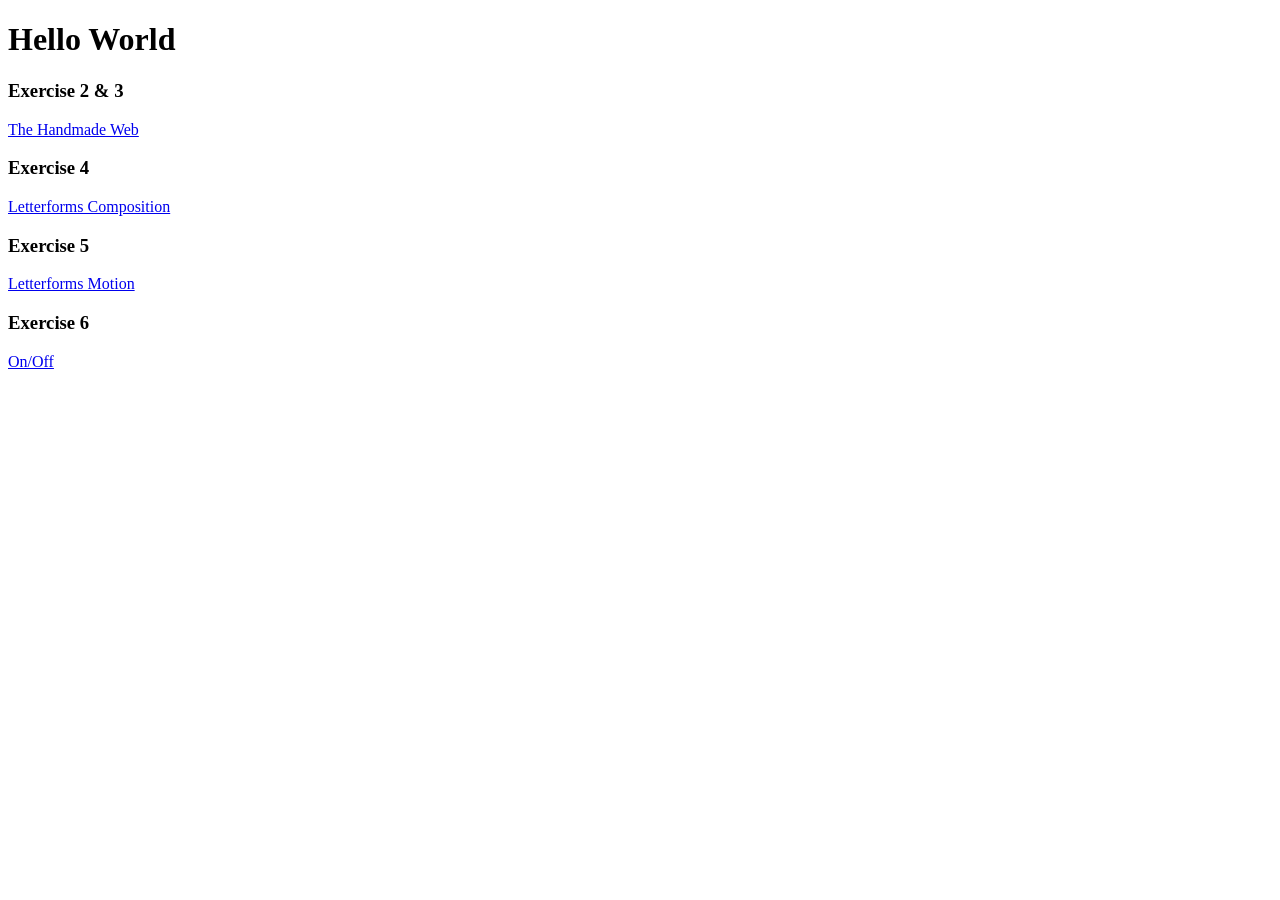
<file: index.html>
<!doctype html>
<html lang="en-US">
  <head>
    <meta charset="utf-8" />
    <meta name="viewport" content="width=device-width" />
    <title>My test page</title>
  </head>
  <body>
    <h1>Hello World</h1>
    <h3>Exercise 2 & 3</h3>
    <a href="/Project2/index.html">The Handmade Web</a>
    <h3>Exercise 4</h3>
    <a href="/Project4/index.html">Letterforms Composition</a>
    <h3>Exercise 5</h3>
    <a href="/Project5/index.html">Letterforms Motion</a>
    <h3>Exercise 6</h3>
    <a href="/Project6/index.html">On/Off</a>
  </body>
</html>
</file>
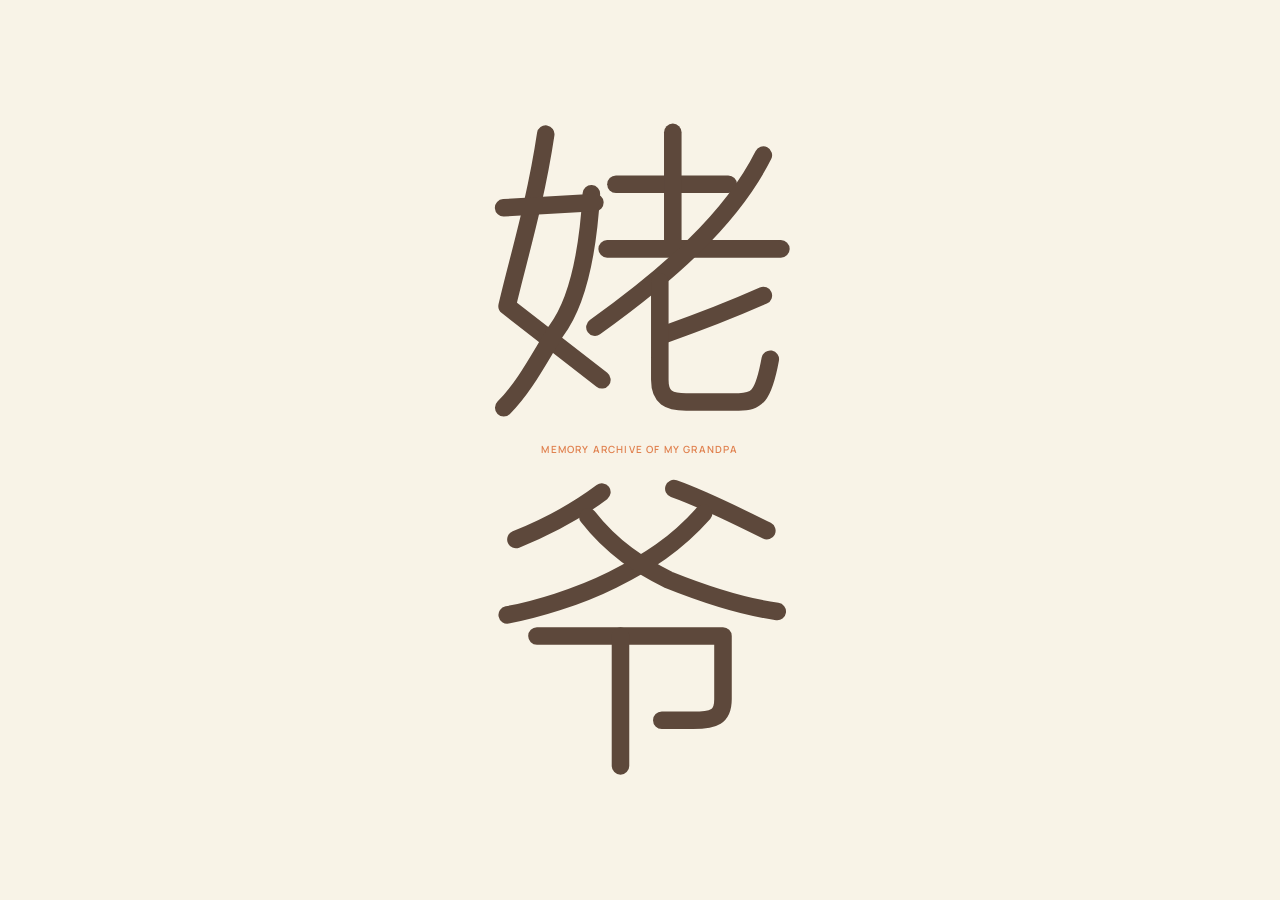
<file: Assignment1/index.html>
<!DOCTYPE html>
<html lang="en">
<head>
    <meta charset="utf-8">
    <title>姥爷 — Memory Archive of My Grandpa</title>
<!-- fonts -->
    <link rel="preconnect" href="https://fonts.googleapis.com">
    <link href="https://fonts.googleapis.com/css2?family=Manrope:wght@400;500;600&family=Newsreader:wght@400;500&family=Noto+Sans+SC:wght@300;400&display=swap" rel="stylesheet">
    <link rel="stylesheet" href="style.css">
</head>

<body>
<!-- landing page -->
<main id="home">
  <!-- flash photo -->
  <div id="bg"></div>
  <div class="center">
    <svg id="name" viewBox="0 0 100 200" aria-label="姥爷 — grandpa">
      <!-- 女 · 撇点 -->
      <g class="s" data-id="s01"><path d="M23 10C20 30 15 46 12 59L39 80"/></g>
      <!-- 女 · 撇 -->
      <g class="s" data-id="s02"><path d="M36 27C35 44 32 58 26 66C21 74 17 82 11 88"/></g>
      <!-- 女 · 横 -->
      <g class="s" data-id="s03"><path d="M11 31L37 29.5"/></g>
      <!-- 老 · 横 -->
      <g class="s" data-id="s04"><path d="M43 24.3L75 24.3"/></g>
      <!-- 老 · 竖 -->
      <g class="s" data-id="s05"><path d="M59.2 9.5L59.2 42"/></g>
      <!-- 老 · 横 -->
      <g class="s" data-id="s06"><path d="M40.5 42.7L90 42.7"/></g>
      <!-- 老 · long diagonal 撇: FIRST LINKED STROKE (opens the park walk) -->
      <g class="s" data-id="s07" data-page="walk" data-bg="p2"><path d="M85 16C76 34 58 50 37 65"/></g>
      <!-- 匕 · 撇 -->
      <g class="s" data-id="s08"><path d="M85 56C76 60 67 63.5 57 67"/></g>
      <!-- 匕 · 竖弯钩 -->
      <g class="s" data-id="s09"><path d="M55.5 52L55.5 80C55.5 85 58 86.3 63 86.3L78 86.3C83 86.3 85 85 87 74"/></g>
      <!-- 爷 (6 strokes) -->
      <!-- 父 · 撇 -->
      <g class="s" data-id="s10"><path d="M39 112C31 118 22 122.5 14.5 125.5"/></g>
      <!-- 父 · 点 -->
      <g class="s" data-id="s11"><path d="M59.5 111C68 114 78 119 86 123"/></g>
      <!-- 父 · 长撇 -->
      <g class="s" data-id="s12"><path d="M68 118C60 127 52 132 42 137C32 142 20 145.5 12 147"/></g>
      <!-- 父 · 捺 -->
      <g class="s" data-id="s13"><path d="M35 119C42 128 50 133 58 137C68 141 78 144.5 89 146"/></g>
      <!-- 卩 · 横折钩 -->
      <g class="s" data-id="s14"><path d="M20.5 153L73.5 153L73.5 171C73.5 176 71 177 65 177L56 177"/></g>
      <!-- 卩 · 竖 -->
      <g class="s" data-id="s15"><path d="M44.3 153L44.3 190"/></g>
    </svg>
    <button id="label" aria-expanded="false">MEMORY ARCHIVE OF MY GRANDPA</button>
  </div>

  <!-- hidden intro text -->
  <aside id="about">
    <h1>A constellation of memories</h1>
    <p>My grandpa passed away this summer. This archive shares the fragments that remain with me even if he is no longer here.</p>
    <p>Click on each stroke to open photographs, videos, objects, audio, and words.</p>
    <button id="remember">CLICK TO REMEMBER</button>
  </aside>
</main>

 <!-- STROKE 01: PARK WALK -->
<section id="walk" aria-label="Stroke 01 — Park walk">
  <div class="track" id="track">
    <svg viewBox="0 0 1000 1810" preserveAspectRatio="none" aria-hidden="true">
      <defs>
        <linearGradient id="tailFade" gradientUnits="userSpaceOnUse" x1="0" y1="1770" x2="0" y2="1650">
          <stop offset="0" style="stop-color:var(--orange);stop-opacity:0"/>
          <stop offset="1" style="stop-color:var(--orange);stop-opacity:1"/>
        </linearGradient>
        <radialGradient id="glowGrad">
          <stop offset="0" style="stop-color:var(--orange);stop-opacity:.6"/>
          <stop offset="1" style="stop-color:var(--orange);stop-opacity:0"/>
        </radialGradient>
      </defs>
      <path id="trail" pathLength="1"
        d="M80 1770 C143.5 1657.6 191.3 1547.1 194 1446.5 C195 1370 430 1080 430 1000 C430 920 370 830 370 750 C370 670 500 600 500 510 C500 440 480 390 480 310"/>
      <g id="tip"><circle r="75" fill="url(#glowGrad)"/></g>
    </svg>

    <!-- photos -->
    <div class="note walk-title" style="left:28%;top:81.5%">
      <div class="wt-zh">公园</div>
      <div class="wt-label">A WALK IN THE PARK</div>
      <div class="wt-zh">散步</div>
    </div> 
    <figure class="ph echo" style="left:64%;top:59.7%;width:17%"><img src="images/park-4.jpg"></figure>
    <figure class="ph" style="left:34%;top:63.5%;width:34%"><img src="images/park-1.jpg"></figure>
    <figure class="ph" style="left:15%;top:46.4%;width:20%"><img src="images/park-2.jpg"></figure>
    <div class="note" style="left:46%;top:47%">
      <p class="q">Every step you took, I took three.</p>
      <div class="d">AUGUST 18, 2025</div>
    </div>
    <figure class="ph echo" style="left:20%;top:28.2%;width:17%"><img src="images/park-4.jpg"></figure>
    <figure class="ph" style="left:52%;top:29.3%;width:22%"><img src="images/park-3.jpg"></figure>
    <figure class="ph" style="left:33%;top:9.4%;width:26%"><img src="images/park-4.jpg"></figure>
  </div>
</section>

<div class="hint" id="hint">SCROLL UP ↑</div>

<!-- navigation back -->
<div class="edge">
  <button class="nav" id="back" aria-label="Back to main page">
    <svg viewBox="0 0 28 58">
        <text x="1" y="25" font-size="26" fill="currentColor">姥</text>
        <text x="1" y="54" font-size="26" fill="currentColor">爷</text>
    </svg>
  </button>
</div>

<button class="float" id="fback" aria-label="Back to main page">
  <svg viewBox="0 0 24 24" fill="none" stroke="currentColor" stroke-width="2" stroke-linecap="round" stroke-linejoin="round">
    <path d="M19 12H5M11 6l-6 6 6 6"/></svg>
</button>

<div id="toast" role="status"></div>

<script src="script.js"></script>
</body>
</html>
</file>
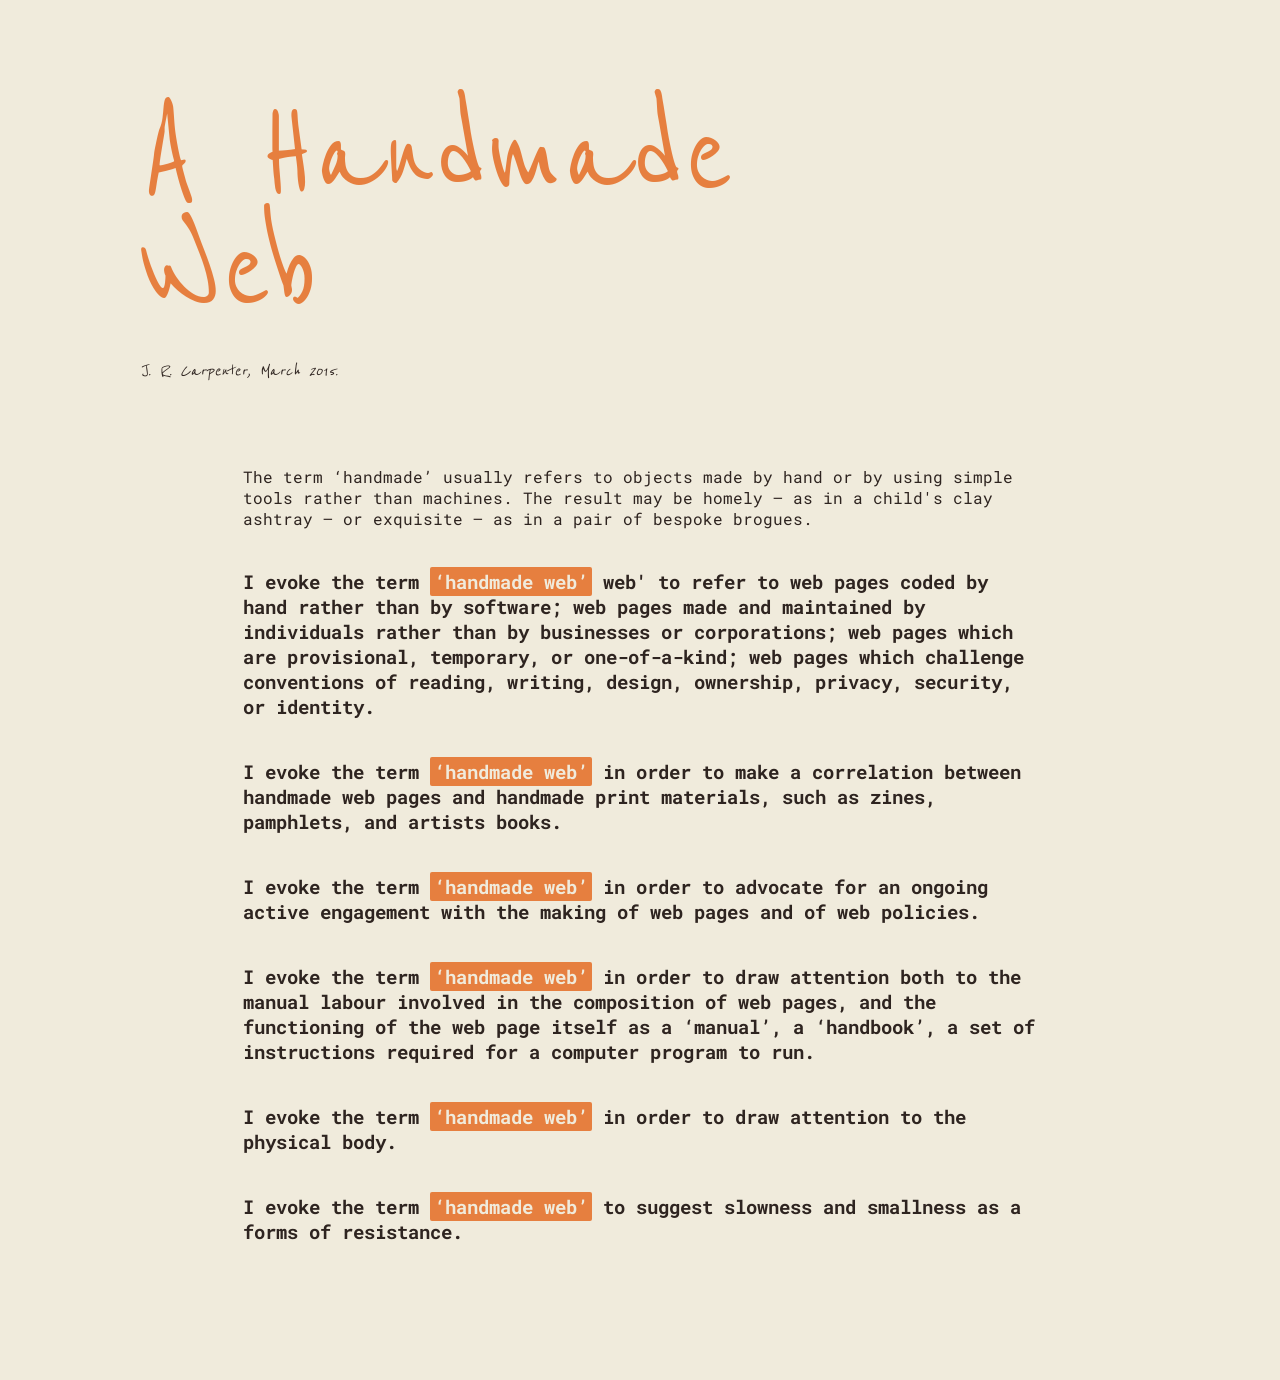
<file: Project2/index.html>
<!DOCTYPE html>
<html>
    <head>
        <meta charset="utf-8">
        <meta http-equiv="X-UA-Compatible" content="IE=edge,chrome=1">
        <title>A Handmade Web</title>
        <meta name="viewport" content="width=device-width">
        <link rel="stylesheet" href="style.css">
    </head>
    <body>
        <h1 class="title">
            A
            Handmade
            Web
            <span style="margin-left: 24px; color: var(--text-brown); font-size:30px"><h5><i>
                J. R. Carpenter, March 2015.</i></h5></span>
        </h1>
        <p>
            The term ‘handmade’ usually refers to objects made by hand or by using simple tools rather
than machines. The result may be homely — as in a child's clay ashtray — or exquisite — as in
a pair of bespoke brogues.   
        <h3>
            I evoke the term <a href="handmadeweb1.html">‘handmade web’</a> web' to refer to web pages coded by hand rather than by
software; web pages made and maintained by individuals rather than by businesses or
corporations; web pages which are provisional, temporary, or one-of-a-kind; web pages
which challenge conventions of reading, writing, design, ownership, privacy, security, or
identity.
        </h3>
        <h3>
            I evoke the term <a href="handmadeweb2.html">‘handmade web’</a> in order to make a correlation between handmade web
pages and handmade print materials, such as zines, pamphlets, and artists books.
        </h3>
        <h3>
           I evoke the term <a href="handmadeweb3.html">‘handmade web’</a> in order to advocate for an ongoing active engagement
with the making of web pages and of web policies. 
        </h3>
        <h3>
            I evoke the term <a href="handmadeweb4.html">‘handmade web’</a> in order to draw attention both to the manual labour
involved in the composition of web pages, and the functioning of the web page itself as a ‘manual’, a ‘handbook’, a set of instructions required for a computer program to run.
        </h3>
        <h3>
            I evoke the term <a href="handmadeweb5.html">‘handmade web’</a> in order to draw attention to the physical body.
        </h3>
        <h3>
            I evoke the term <a href="handmadeweb6.html">‘handmade web’</a> to suggest slowness and smallness as a forms of
resistance.
        </h3>
        </p> 
    </body>
</html>
</file>
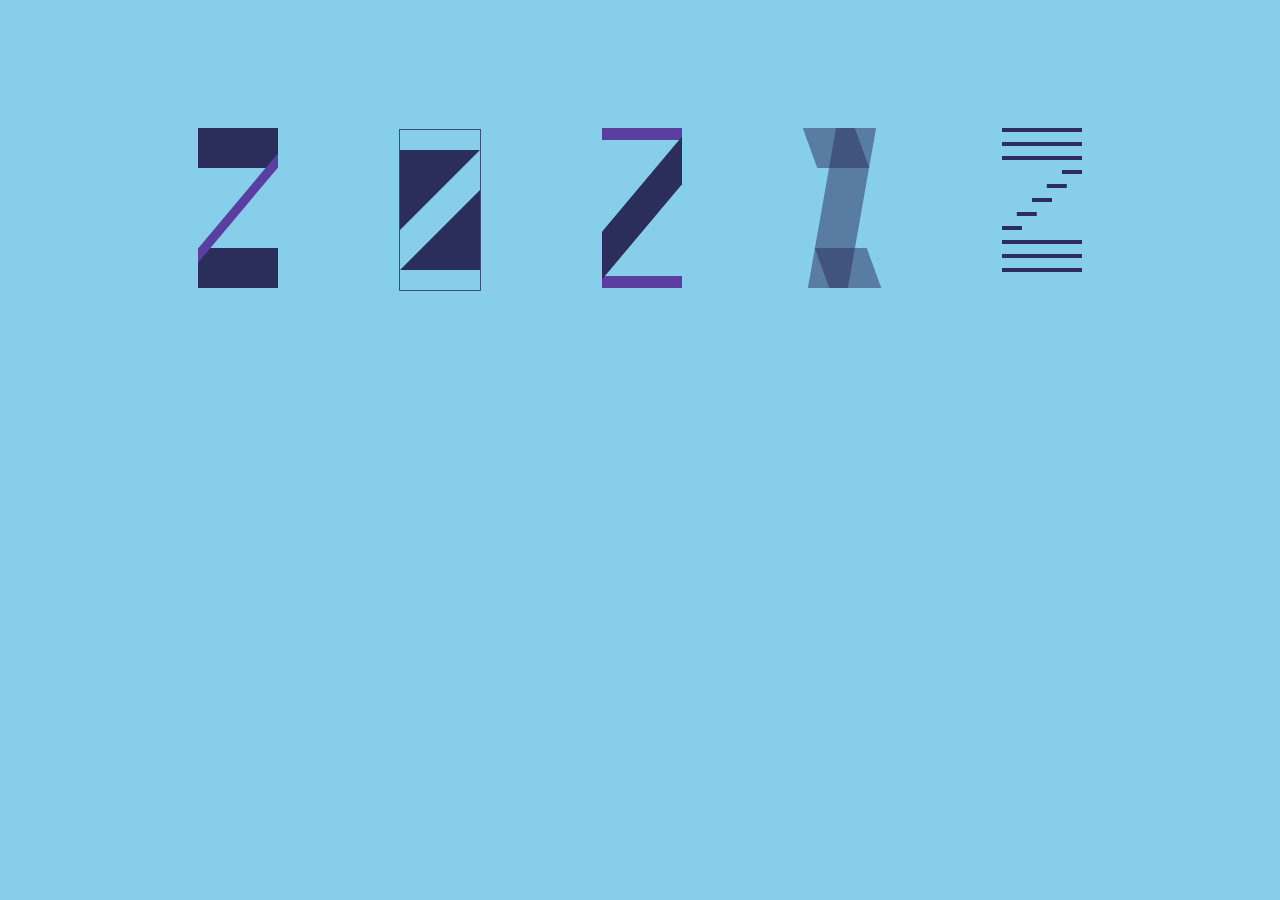
<file: Project4/index.html>
<!DOCTYPE html>
<html>
    <head>
        <meta charset="utf-8">
        <meta http-equiv="X-UA-Compatible" content="IE=edge,chrome=1">
        <title>CSS Letterforms</title>
        <meta name="viewport" content="width=device-width">
        <link rel="stylesheet" href="style.css">
    </head>
    <body>
        <div class="background">
        <div class="letter">
            <div class="diagonal thin violet"></div>
            <div class="child thick" ></div>
            <div class="child thick"></div>
        </div>
        <div class="letter-traced">
            <div class="triangle-topleft"></div>
            <div class="triangle-bottomright" ></div>
        </div>
        <div class="letter">
            <div class="diagonal thick"></div>
            <div class="child thin violet" ></div>
            <div class="child thin violet"></div>
        </div>
        <div class="letter">
            <div class="parallelogram top"></div>
            <div class="diagonal-flat" ></div>
            <div class="parallelogram bottom"></div>
        </div>
        <div class="letter">
            <div class="child repeat"></div>
            <div class="child repeat"></div>
            <div class="child repeat"></div>
            <div class="step s0"></div>
            <div class="step s1"></div>
            <div class="step s2"></div>
            <div class="step s3"></div>
            <div class="step s4"></div>
            <div class="child repeat"></div>
            <div class="child repeat"></div>
            <div class="child repeat"></div>
        </div>
    </body>
</html>
</file>
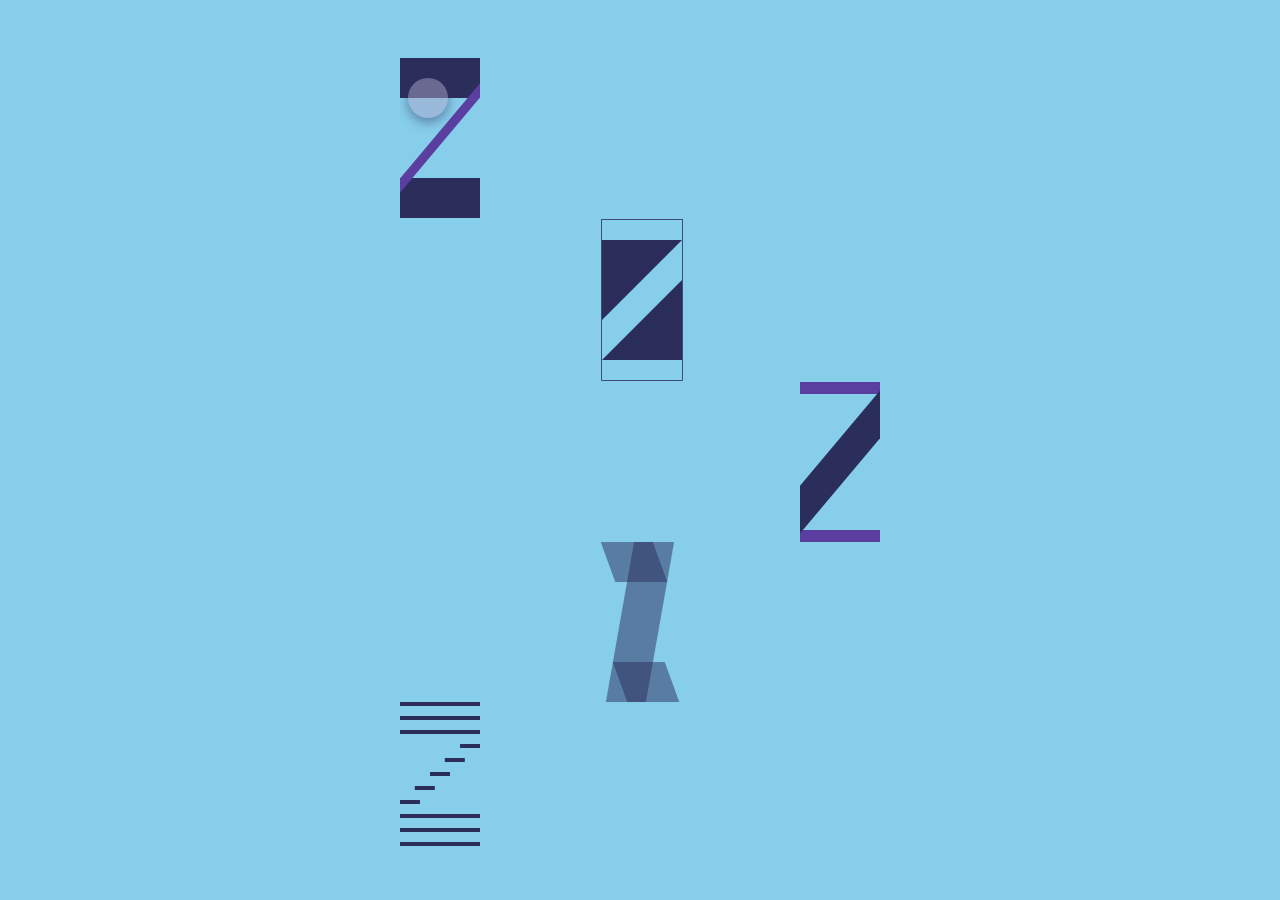
<file: Project5/index.html>
<!DOCTYPE html>
<html>
    <head>
        <meta charset="utf-8">
        <meta http-equiv="X-UA-Compatible" content="IE=edge,chrome=1">
        <title>CSS Letterforms</title>
        <meta name="viewport" content="width=device-width">
        <link rel="stylesheet" href="style.css">
    </head>
    <body>
        <div class="background">
        <div class="gap"></div>
        <div class="letter left">
            <div class="cloud">
                <div class="puff left"></div>
                <div class="puff center"></div>
                <div class="puff right"></div>
            </div>
            <div class="diagonal thin violet"></div>
            <div class="child thick" ></div>
            <div class="child thick"></div>
        </div>
        <div class="letter-traced center">
            <div class="triangle-topleft"></div>
            <div class="triangle-bottomright" ></div>
        </div>
        <div class="letter right">
            <div class="diagonal thick"></div>
            <div class="child thin violet" ></div>
            <div class="child thin violet"></div>
        </div>
        <div class="letter center">
            <div class="parallelogram top"></div>
            <div class="diagonal-flat" ></div>
            <div class="parallelogram bottom"></div>
        </div>
        <div class="letter left">
            <div class="child repeat"></div>
            <div class="child repeat"></div>
            <div class="child repeat"></div>
            <div class="step s0"></div>
            <div class="step s1"></div>
            <div class="step s2"></div>
            <div class="step s3"></div>
            <div class="step s4"></div>
            <div class="child repeat"></div>
            <div class="child repeat"></div>
            <div class="child repeat"></div>
        </div>
    </body>
</html>
</file>
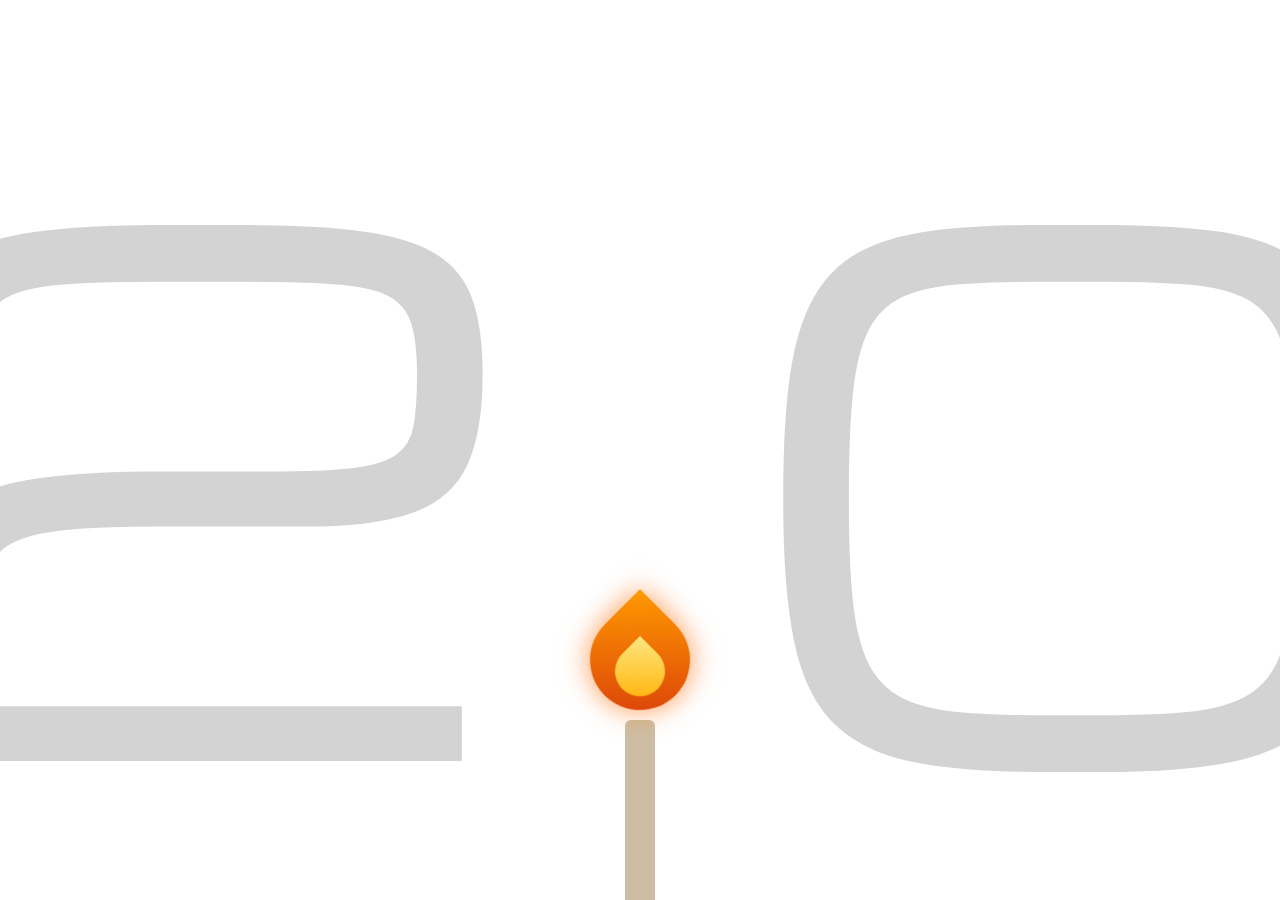
<file: Project6/index.html>
<!DOCTYPE html>
<html>
    <head>
        <meta charset="utf-8">
        <meta http-equiv="X-UA-Compatible" content="IE=edge,chrome=1">
        <title>On/Off</title>
        <meta name="viewport" content="width=device-width">
        <link rel="stylesheet" href="style.css">
        <script type="text/javascript" src="script.js"></script>
    </head>
<body>
  <div class="big-number"> 2 
    <span class="digit"> 
      <span class="digit-track">
        <span>1</span>
        <span>0</span>
      </span>
    </span>
  </div>
  <div class="candle-stand">
    <button class="fire-toggle" id="fireToggle">
     <span class="flame"></span>
    </button>
  <div class="candle"></div>
  <!-- <section class="container">
    <button id="showhide">Toggle All</button>
    <button id="darkmode">Dark Mode</button>
    <div class="item"></div>

    <div class="item">
    </div>

    <div class="item">
    </div>

  </section> -->
</body>
</html>
</file>
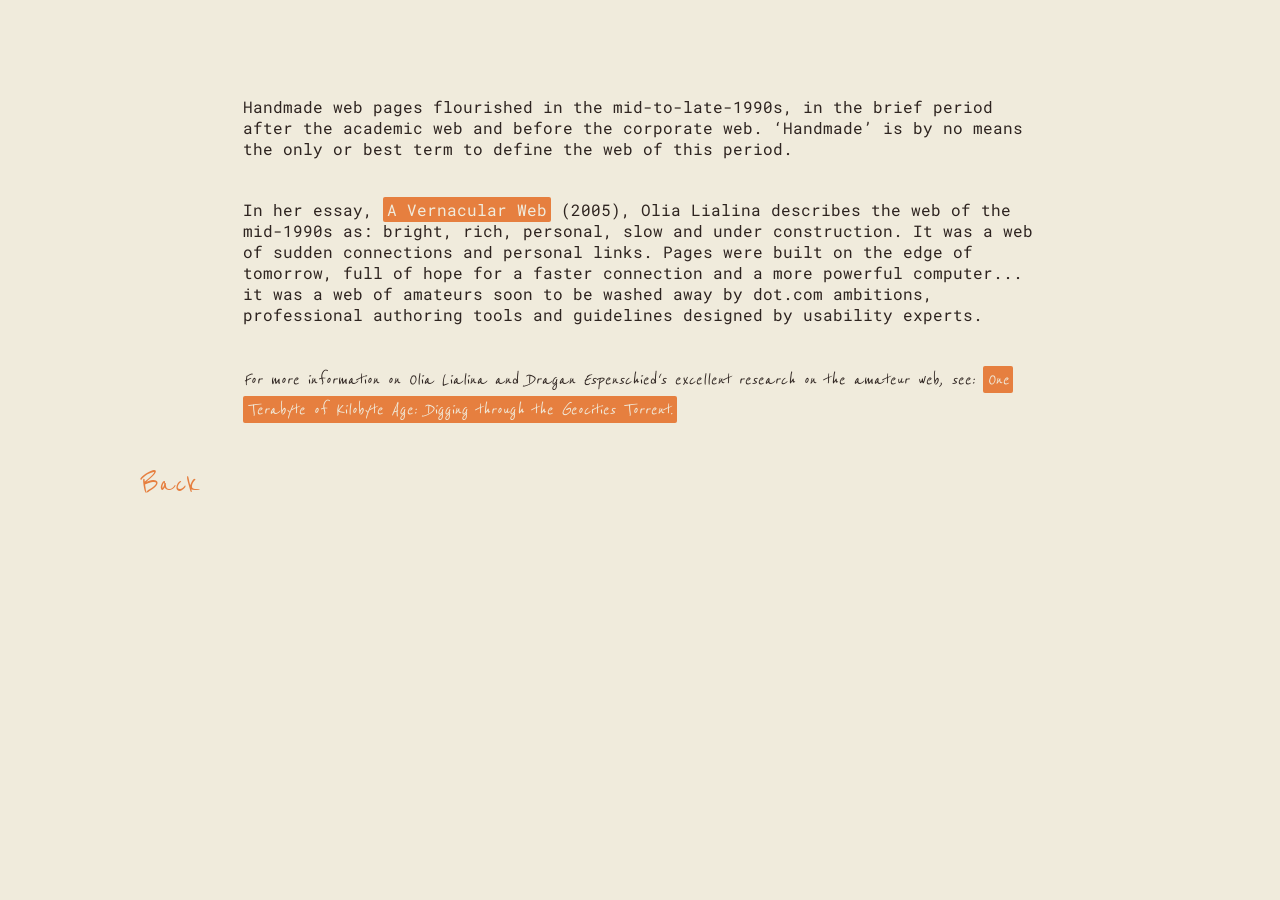
<file: Project2/handmadeweb1.html>
<!DOCTYPE html>
<html>
    <head>
        <meta charset="utf-8">
        <meta http-equiv="X-UA-Compatible" content="IE=edge,chrome=1">
        <title>A Handmade Web</title>
        <meta name="viewport" content="width=device-width">
        <link rel="stylesheet" href="style.css">
    </head>
    <body>
        <p> 
            Handmade web pages flourished in the mid-to-late-1990s, in the brief period after the academic
web and before the corporate web. ‘Handmade’ is by no means the only or best term to define
the web of this period. 
        </p>
        <p>
        In her essay, <a href="https://art.teleportacia.org/observation/vernacular/">A Vernacular Web</a> (2005), Olia Lialina describes the web of the mid-1990s as:
        bright, rich, personal, slow and under construction. It was a web of sudden connections and
        personal links. Pages were built on the edge of tomorrow, full of hope for a faster connection
        and a more powerful computer... it was a web of amateurs soon to be washed away by dot.com
        ambitions, professional authoring tools and guidelines designed by usability experts.
        </p>
        <h5> <i>
        For more information on Olia Lialina and Dragan Espenschied's excellent research on the
        amateur web, see: <a href="https://blog.geocities.institute/about">One Terabyte of Kilobyte Age: Digging through the Geocities Torrent.</a></i>
        </h5>
        <br>
    <a class="back" href=index.html>Back</a>
    </body>
</html>
</file>
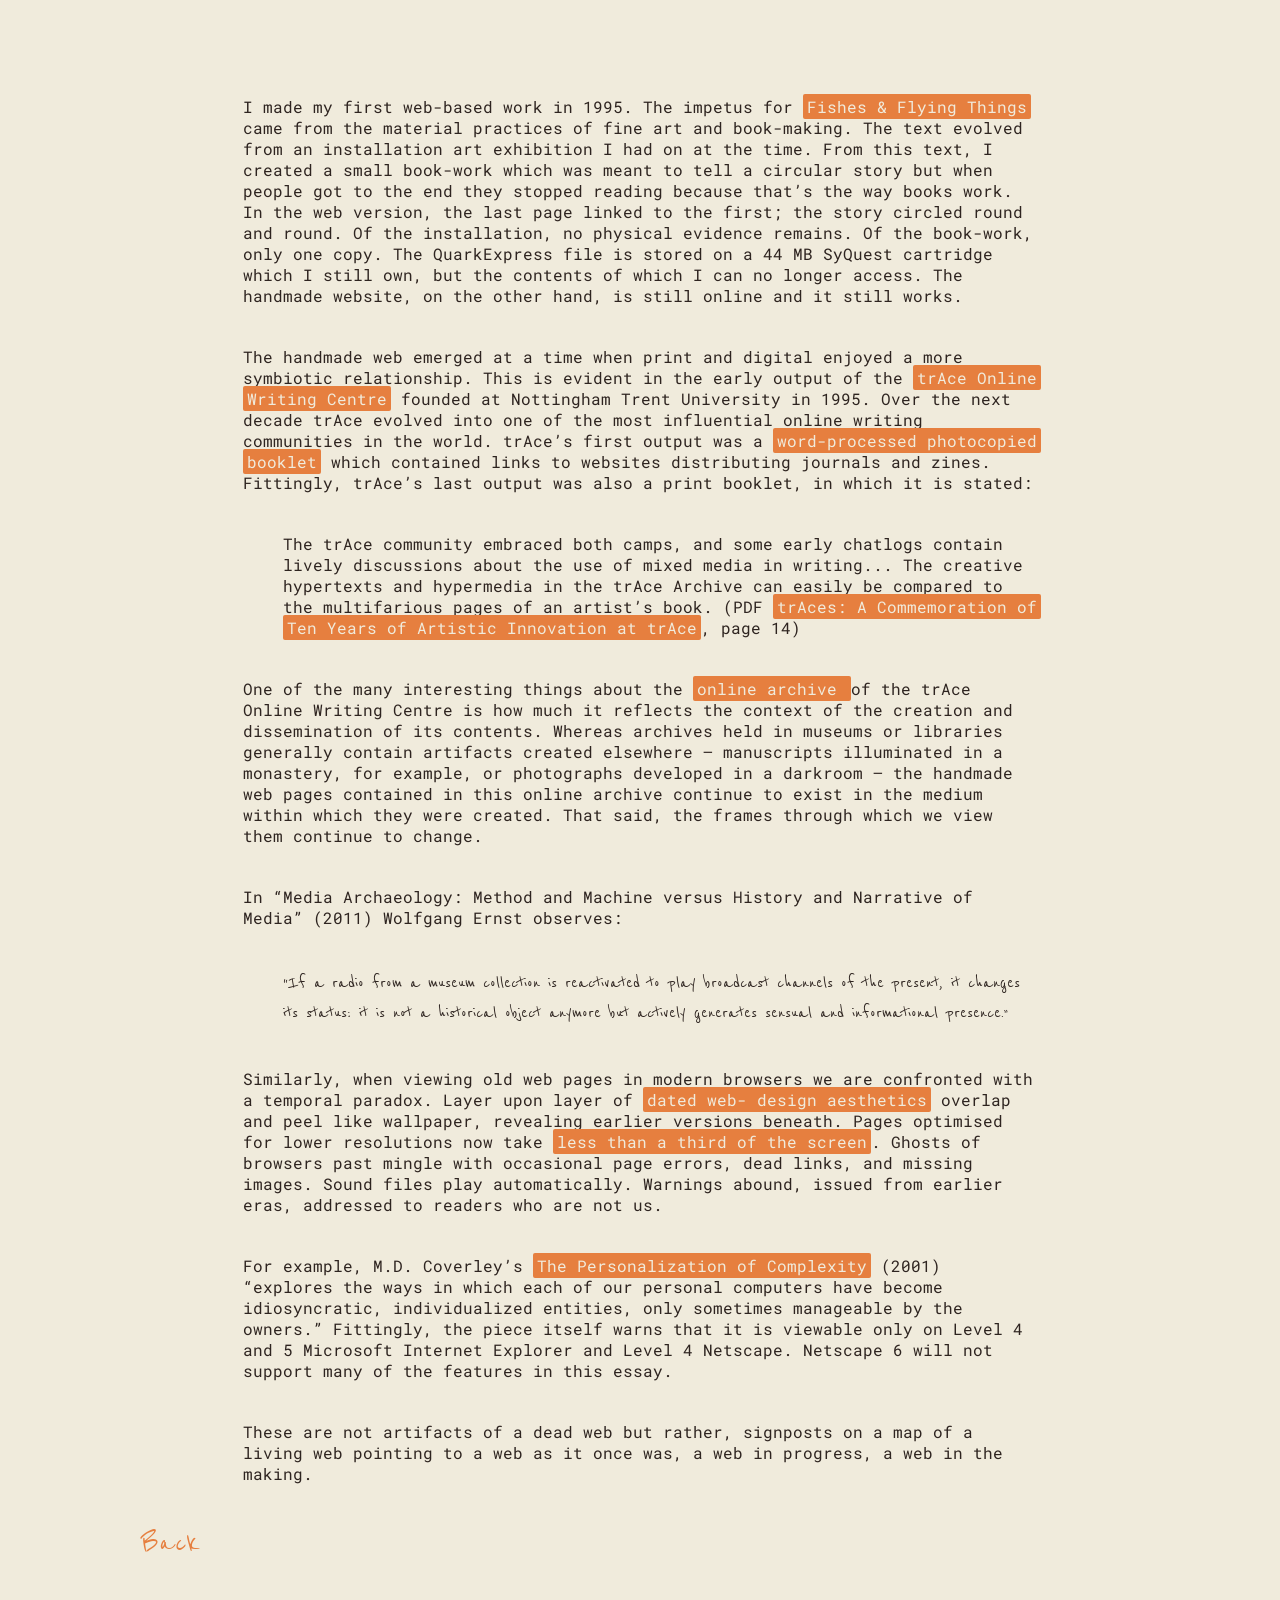
<file: Project2/handmadeweb2.html>
<!DOCTYPE html>
<html>
    <head>
        <meta charset="utf-8">
        <meta http-equiv="X-UA-Compatible" content="IE=edge,chrome=1">
        <title>A Handmade Web</title>
        <meta name="viewport" content="width=device-width">
        <link rel="stylesheet" href="style.css">
    </head>
    <body>
       <p>I made my first web-based work in 1995. The impetus for 
        <a href="https://luckysoap.com/butterflies/parasite.html"> Fishes & Flying Things </a> 
        came from the
material practices of fine art and book-making. The text evolved from an installation art
exhibition I had on at the time. From this text, I created a small book-work which was meant to
tell a circular story but when people got to the end they stopped reading because that’s the way
books work. In the web version, the last page linked to the first; the story circled round and
round. Of the installation, no physical evidence remains. Of the book-work, only one copy. The
QuarkExpress file is stored on a 44 MB SyQuest cartridge which I still own, but the contents of
which I can no longer access. The handmade website, on the other hand, is still online and it still
works.
       </p> 
        <p>
           The handmade web emerged at a time when print and digital enjoyed a more symbiotic
relationship. This is evident in the early output of the <a href="http://tracearchive.ntu.ac.uk/index.asp">trAce Online Writing Centre</a> founded at
Nottingham Trent University in 1995. Over the next decade trAce evolved into one of the most
influential online writing communities in the world. trAce’s first output was a 
<a href="http://tracearchive.ntu.ac.uk/writersforthefuture/1995/">word-processed
photocopied booklet</a> which contained links to websites distributing journals and zines. Fittingly,
trAce’s last output was also a print booklet, in which it is stated: 
</p>
        <p style="margin-left: 40px;">The trAce community embraced both camps, and some early chatlogs contain lively discussions
about the use of mixed media in writing... The creative hypertexts and hypermedia in the trAce
Archive can easily be compared to the multifarious pages of an artist’s book. 
(PDF <a href="http://tracearchive.ntu.ac.uk/traces/traces.pdf">trAces: A
Commemoration of Ten Years of Artistic Innovation at trAce</a>, page 14)</p>
        <p>One of the many interesting things about the <a href="http://tracearchive.ntu.ac.uk/index.asp">online archive </a> 
            of the trAce Online Writing Centre is
how much it reflects the context of the creation and dissemination of its contents. Whereas
archives held in museums or libraries generally contain artifacts created elsewhere —
manuscripts illuminated in a monastery, for example, or photographs developed in a darkroom
— the handmade web pages contained in this online archive continue to exist in the medium
within which they were created. That said, the frames through which we view them continue to
change.</p>
        <p>In “Media Archaeology: Method and Machine versus History and Narrative of Media” (2011)
Wolfgang Ernst observes: 
<h5 style = "margin-left: 40px;"> “If a radio from a museum collection is reactivated to play broadcast
channels of the present, it changes its status: it is not a historical object anymore but actively
generates sensual and informational presence.”</h5>
<p>Similarly, when viewing old web pages in modern browsers we are confronted with a temporal paradox. Layer upon layer of 
    <a href="http://tracearchive.ntu.ac.uk/cyberfest/index.htm">dated web-
design aesthetics</a> overlap and peel like wallpaper, revealing earlier versions beneath. Pages optimised for lower resolutions now take 
<a href="http://tracearchive.ntu.ac.uk/frame5/">less than a third of the screen</a>. Ghosts of browsers past
mingle with occasional page errors, dead links, and missing images. Sound files play
automatically. Warnings abound, issued from earlier eras, addressed to readers who are not us.</p>
        <p>For example, M.D. Coverley’s <a href="http://tracearchive.ntu.ac.uk/frame5/coverley/index.html">The Personalization of Complexity</a> 
            (2001) “explores the ways in
which each of our personal computers have become idiosyncratic, individualized entities, only
sometimes manageable by the owners.” Fittingly, the piece itself warns that it is viewable only
on Level 4 and 5 Microsoft Internet Explorer and Level 4 Netscape. Netscape 6 will not support
many of the features in this essay.</p>
        <p>These are not artifacts of a dead web but rather, signposts on a map of a living web pointing to a
web as it once was, a web in progress, a web in the making.</p>
        <br>
    <a class="back" href=index.html>Back</a>
    </body>
</html>
</file>
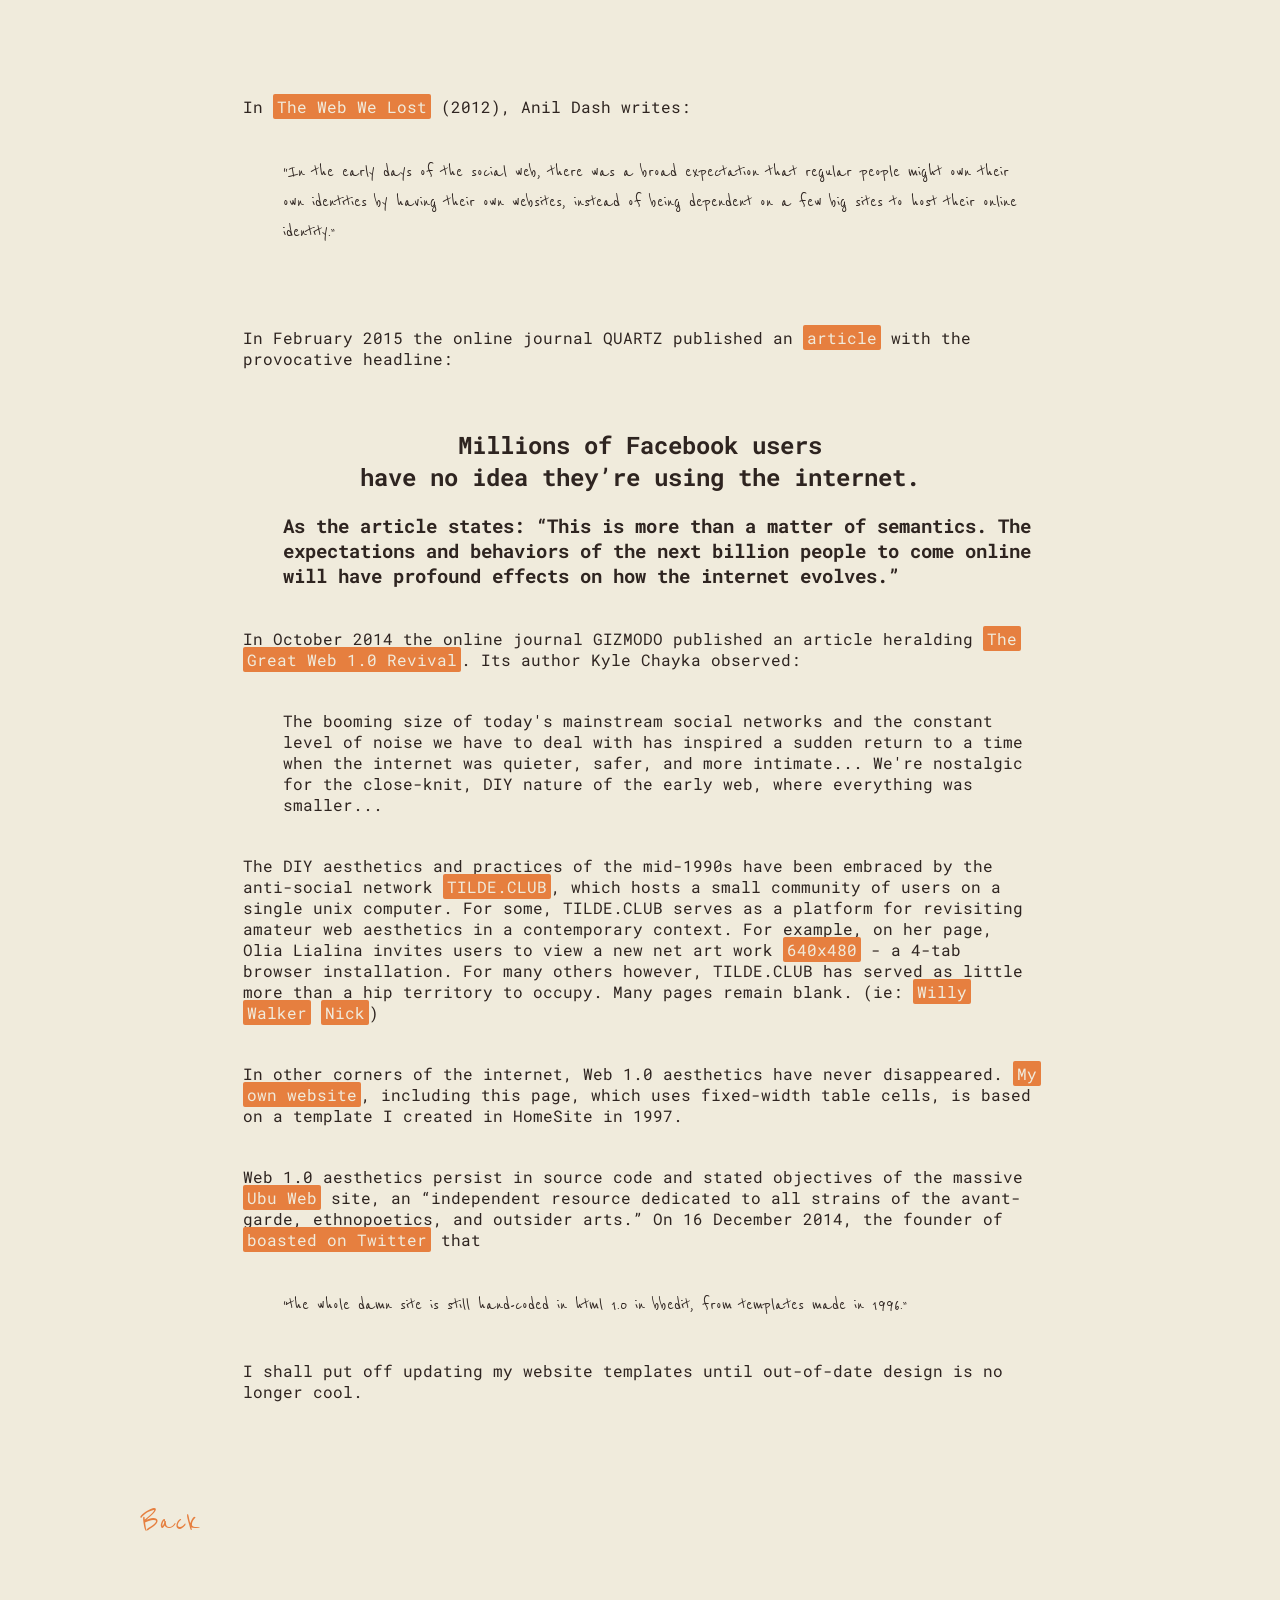
<file: Project2/handmadeweb3.html>
<!DOCTYPE html>
<html>
    <head>
        <meta charset="utf-8">
        <meta http-equiv="X-UA-Compatible" content="IE=edge,chrome=1">
        <title>A Handmade Web</title>
        <meta name="viewport" content="width=device-width">
        <link rel="stylesheet" href="style.css">
    </head>
    <body>
        <p> 
            In <a href="https://dashes.com/2012/12/13/the-web-we-lost/">The Web We Lost</a> (2012), Anil Dash writes:
            <h5 style="margin-left: 40px">“In the early days of the social web, there was a
broad expectation that regular people might own their own identities by having their own
websites, instead of being dependent on a few big sites to host their online identity.”</h5>
        </p>
        <p>In February 2015 the online journal QUARTZ published an <a href="https://qz.com/333313/milliions-of-facebook-users-have-no-idea-theyre-using-the-internet">article</a> 
            with the provocative headline: 
        <div>
        <h2 style="text-align: center;">Millions of Facebook users <br>have no idea they’re using the internet.</h2>
        <h3 style="margin-left: 40px">As the article
        states: “This is more than a matter of semantics. The expectations and behaviors of the next
        billion people to come online will have profound effects on how the internet evolves.”</h3>
        </div>
    <p>In October 2014 the online journal GIZMODO published an article heralding 
    <a href="https://gizmodo.com/the-great-web-1-0-revival-1651487835">The Great Web 1.0 Revival</a>. Its author Kyle Chayka observed:
     <p style="margin-left: 40px">The booming size of today's mainstream social 
        networks and the constant level of noise we have to deal with has inspired 
        a sudden return to a time when the internet was quieter, safer, and more intimate...
        We're nostalgic for the close-knit, DIY nature of the early web, where everything was smaller...
    </p>
    <p>The DIY aesthetics and practices of the mid-1990s have been embraced by the 
    anti-social network <a href="https://tilde.club/">TILDE.CLUB</a>, which hosts a small community of users on a 
    single unix computer. For some, TILDE.CLUB serves as a platform for revisiting 
    amateur web aesthetics in a contemporary context. For example, on her page, 
    Olia Lialina invites users to view a new net art work <a href="https://tilde.club/~olialia/">640x480</a>
     - a 4-tab browser installation. For many others however, TILDE.CLUB has served 
     as little more than a hip territory to occupy. Many pages remain blank. (ie:
    <a href="https://tilde.club/~willy/">Willy</a>
    <a href="https://tilde.club/~bwalker/">Walker</a>
    <a href="https://tilde.club/~nickc/">Nick</a>)
    </p>
    <p>In other corners of the internet, Web 1.0 aesthetics have never disappeared. 
    <a href="https://luckysoap.com/">My own website</a>, including this page, 
    which uses fixed-width table cells, is based on a template I created in HomeSite 
    in 1997.
    </p>
    <p>Web 1.0 aesthetics persist in source code and stated objectives of the massive 
        <a href="https://www.ubuweb.com/">Ubu Web</a> site, 
        an “independent resource dedicated to all strains of the avant-garde, ethnopoetics, and outsider arts.” 
        On 16 December 2014, the founder of <a href="https://x.com/ubuweb/status/545074372093165568">boasted on Twitter</a> that 
        <h5 style="margin-left: 40px">“the whole damn site is still hand-coded in html 1.0 in bbedit, from templates made in 1996.”</h5>
    <p>I shall put off updating my website templates until out-of-date design is no longer cool.
    </p>
</p>
<br>
    <a class="back" href=index.html>Back</a>
    </body>
</html>
</file>
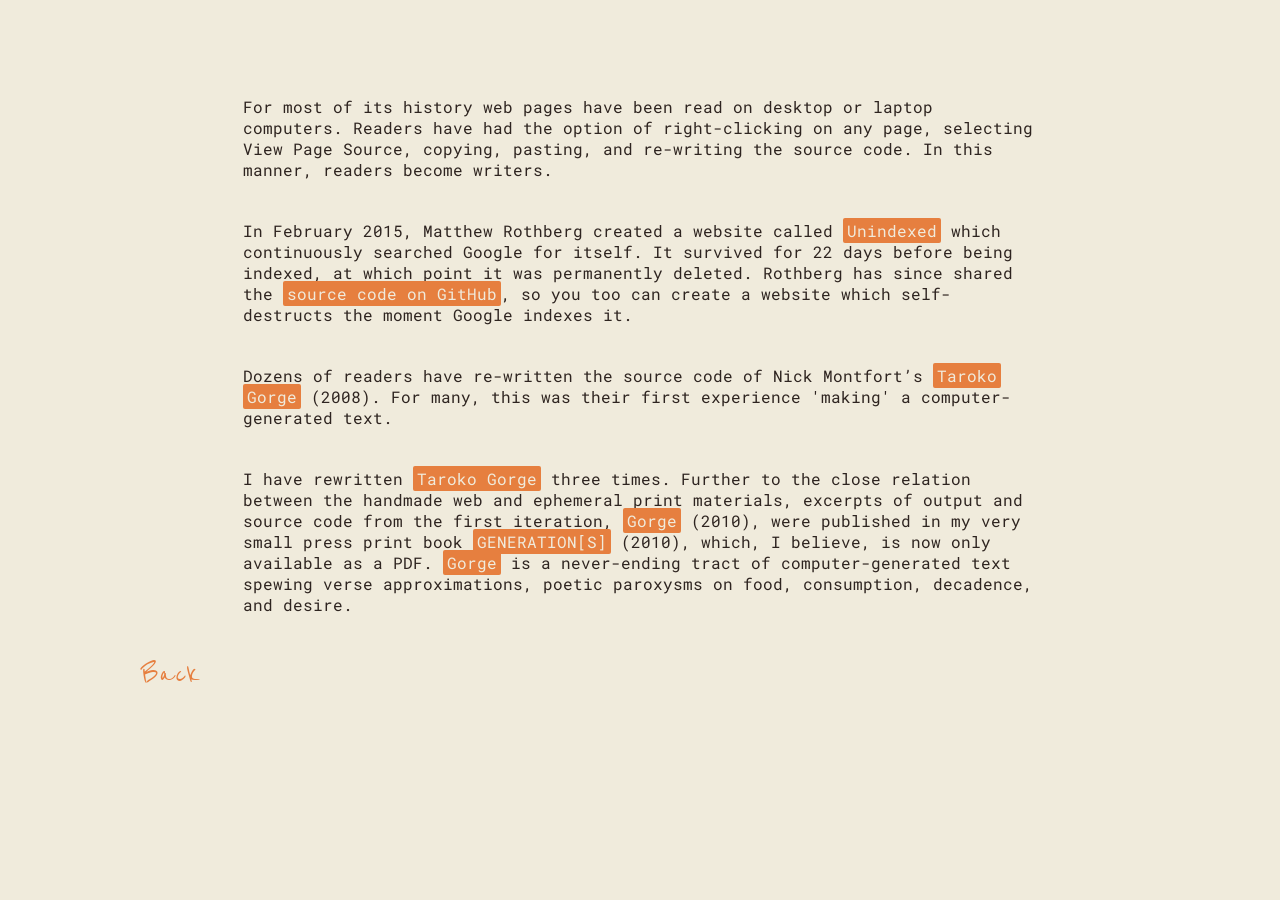
<file: Project2/handmadeweb4.html>
<!DOCTYPE html>
<html>
    <head>
        <meta charset="utf-8">
        <meta http-equiv="X-UA-Compatible" content="IE=edge,chrome=1">
        <title>A Handmade Web</title>
        <meta name="viewport" content="width=device-width">
        <link rel="stylesheet" href="style.css">
    </head>
    <body>
        <p> 
            For most of its history web pages have been read on desktop or laptop 
            computers. Readers have had the option of right-clicking on any page, 
            selecting View Page Source, copying, pasting, and re-writing the source code. 
            In this manner, readers become writers.
        </p>
        <p>
            In February 2015, Matthew Rothberg created a website called 
            <a href="https://github.com/mroth/unindexed">Unindexed</a> which continuously 
            searched Google for itself. It survived for 22 days before being indexed, 
            at which point it was permanently deleted. Rothberg has since shared the 
            <a href="https://github.com/mroth/unindexed">source code on GitHub</a>, 
            so you too can create a website which self-destructs the moment Google indexes it.
        </p>
        <P>Dozens of readers have re-written the source code of Nick Montfort’s 
            <a href="https://nickm.com/poems/taroko_gorge.html">Taroko Gorge</a> (2008). 
            For many, this was their first experience 'making' a computer-generated text.
        </P>
        <p>I have rewritten  <a href="https://nickm.com/poems/taroko_gorge.html">Taroko Gorge</a>
         three times. Further to the close relation between the handmade web and ephemeral print materials, 
         excerpts of output and source code from the first iteration, 
         <a href="http://luckysoap.com/generations/gorge.html">Gorge</a> (2010), 
         were published in my very small press print book 
         <a href="https://luckysoap.com/generations/generations.html">GENERATION[S]</a> (2010),
          which, I believe, is now only available as a PDF. <a href="http://luckysoap.com/generations/gorge.html">Gorge</a> 
          is a never-ending tract of computer-generated text spewing verse approximations, poetic paroxysms on food, 
          consumption, decadence, and desire.
        </p>
    <a class="back" href=index.html>Back</a>
    </body>
</html>
</file>
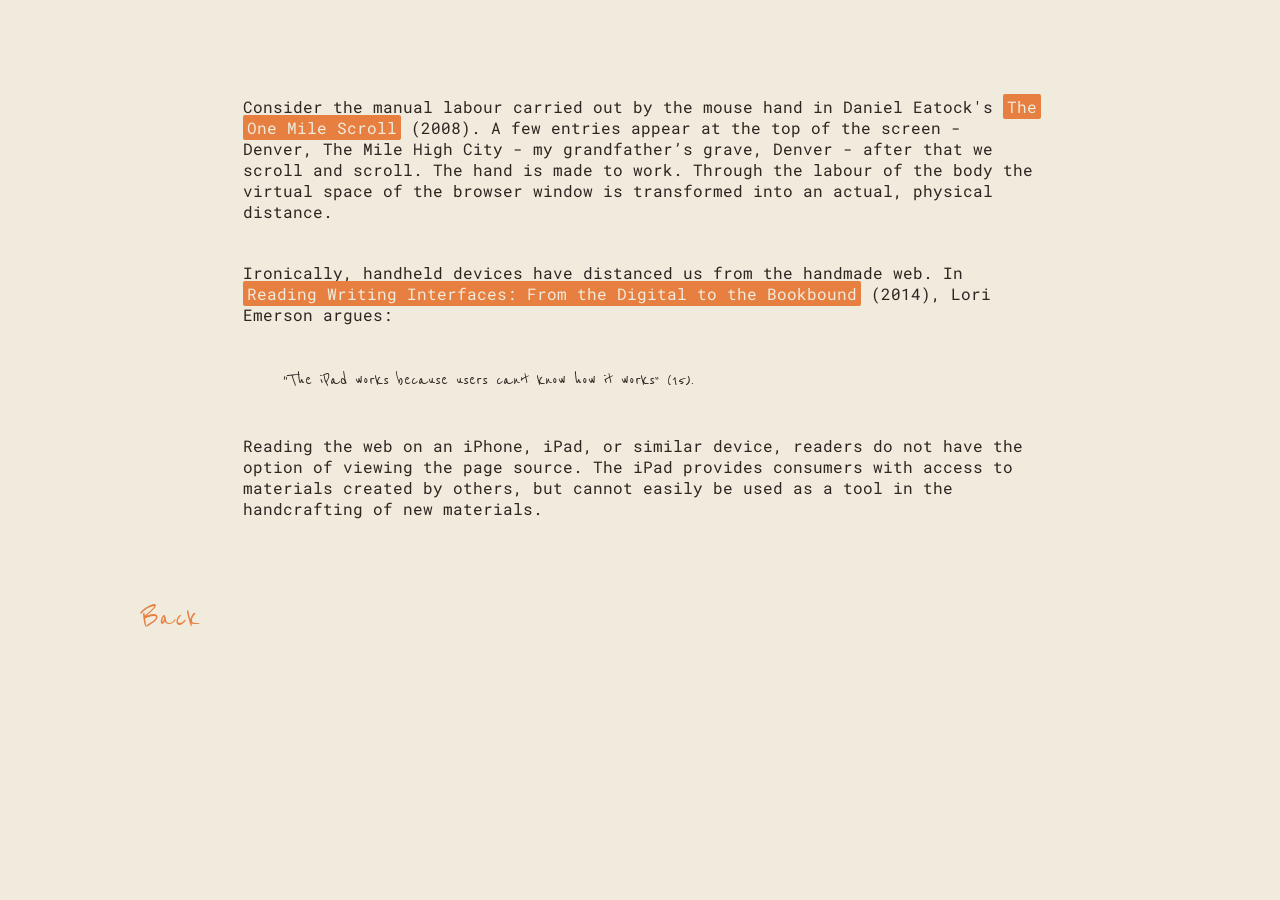
<file: Project2/handmadeweb5.html>
<!DOCTYPE html>
<html>
    <head>
        <meta charset="utf-8">
        <meta http-equiv="X-UA-Compatible" content="IE=edge,chrome=1">
        <title>A Handmade Web</title>
        <meta name="viewport" content="width=device-width">
        <link rel="stylesheet" href="style.css">
    </head>
    <body>
        <p> Consider the manual labour carried out by the mouse hand in Daniel Eatock's 
            <a href="https://www.onemilescroll.com/">The One Mile Scroll</a> (2008). 
            A few entries appear at the top of the screen - Denver, The Mile High City - my grandfather’s grave, 
            Denver - after that we scroll and scroll. The hand is made to work. 
            Through the labour of the body the virtual space of the browser window 
            is transformed into an actual, physical distance.
        </p>
        <p>
            Ironically, handheld devices have distanced us from the handmade web. In 
            <a href="https://theliteraryplatform.com/news/2014/08/from-the-digital-to-the-bookbound/">
                Reading Writing Interfaces: From the Digital to the Bookbound</a>
                 (2014), Lori Emerson argues: 
            <h5 style="margin-left: 40px">“The iPad works because users can’t know how it works” (15).</h5>
        <p>Reading the web on an iPhone, iPad, or similar device, readers do not have the option of viewing the page source. 
        The iPad provides consumers with access to materials created by others, but cannot easily be used as a tool in
        the handcrafting of new materials.</p>
        </p>
    <a class="back" href=index.html>Back</a>
    </body>
</html>
</file>
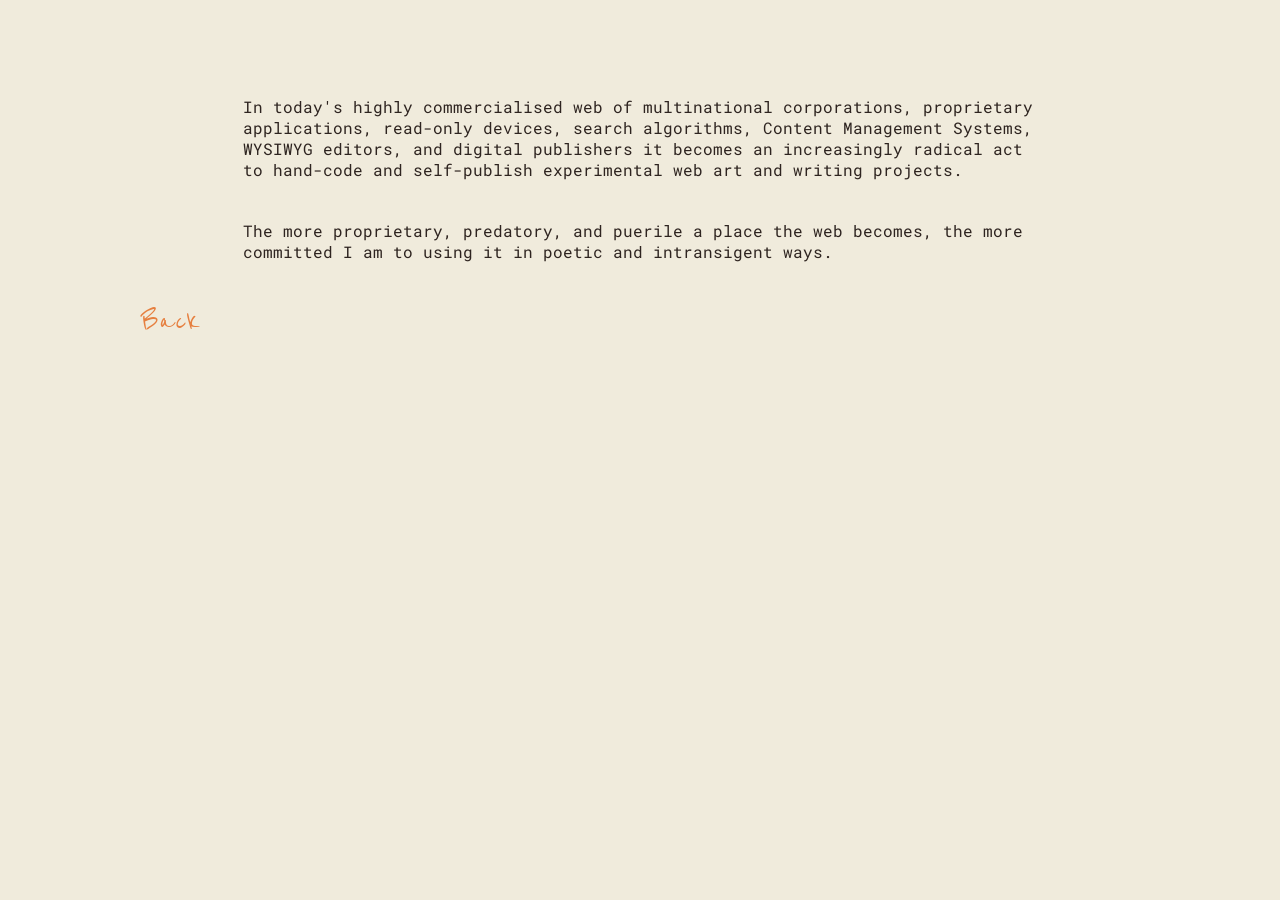
<file: Project2/handmadeweb6.html>
<!DOCTYPE html>
<html>
    <head>
        <meta charset="utf-8">
        <meta http-equiv="X-UA-Compatible" content="IE=edge,chrome=1">
        <title>A Handmade Web</title>
        <meta name="viewport" content="width=device-width">
        <link rel="stylesheet" href="style.css">
    </head>
    <body>
        <p>In today's highly commercialised web of multinational corporations, 
            proprietary applications, read-only devices, search algorithms, 
            Content Management Systems, WYSIWYG editors, and digital publishers
             it becomes an increasingly radical act to hand-code and self-publish 
             experimental web art and writing projects.</p>
        <p>The more proprietary, predatory, and puerile a place the web becomes, 
            the more committed I am to using it in poetic and intransigent ways.
        </p>
        <br>
    <a class="back" href=index.html>Back</a>
    </body>
</html>
</file>
<file: Assignment1/style.css>
:root {
  --bg: #F8F3E7;             
  --ink: #5d483b;          
  --orange: #E0804E;   
  --orange-soft: #9A3E1D; 
  --mute: #4a392e;
  --ghost: rgba(93, 72, 59, .5); 
  --veil: #F8F3E7;  

  --sans: 'Manrope', system-ui, sans-serif;
  --serif: 'Newsreader', Georgia, serif;
  --zh: 'Noto Sans SC', 'Noto Sans CJK SC', 'PingFang SC', 'Hiragino Sans GB', 'Microsoft YaHei', sans-serif;
}
* { box-sizing: border-box; }

html, body {
  height: 100%;
  margin: 0;
  background: var(--bg);
  color: var(--ink);
  font-family: var(--sans);
  overflow: hidden;
}


/* main page*/
#home {
  position: fixed;
  inset: 0; 
  display: grid;
  place-items: center; 
}

#bg {
  position: absolute;
  inset: 0;
  background-position: center;
  background-size: cover;
  opacity: 0;
  transition: opacity .45s;
  pointer-events: none; 
}

/* class "hov" */
body.hov #bg { opacity: 1; transition: opacity .12s; }

#bg::after {
  content: "";
  position: absolute;
  inset: 0;
  background: var(--veil);
  opacity: .8;
}

.center {
  position: relative;
  display: grid;
  place-items: center;
  transition: transform .8s cubic-bezier(.3, .7, .2, 1);
}

#name {
  height: min(78vh, 720px);
  width: auto;
  overflow: visible;            
  transition: opacity .6s, transform .95s cubic-bezier(.6, .05, .2, 1); 
}

/* name strokes */
.s {
  color: var(--ink);                    
  fill: none;           
  stroke: currentColor;
  stroke-width: 5;   
  stroke-linecap: round;
  stroke-linejoin: round;
  cursor: pointer;
  pointer-events: none;
  transition: color .25s, opacity 1.6s; 
  animation: fadein .6s backwards; 
  animation-delay: calc(var(--i) * .28s + .3s);
}
body.ready .s { pointer-events: auto; } 

/* the stroke */
.s path:not(.hit) {
  stroke-dasharray: 1;
  stroke-dashoffset: 1;
  animation: draw .8s ease forwards;
  animation-delay: calc(var(--i) * .28s + .3s);
}
@keyframes draw   { to   { stroke-dashoffset: 0; } }
@keyframes fadein { from { opacity: 0; } }

.s .hit { fill: none; stroke: transparent; stroke-width: 15; pointer-events: none; }
body.ready .s .hit { pointer-events: stroke; }

.s:hover, .s.on { color: var(--orange); }
.s.gone { opacity: 0; }
.s.gone, .s.gone * { pointer-events: none !important; }

body.leaving #home { z-index: 6; pointer-events: none; }  
body.leaving .s, body.leaving #label { pointer-events: none !important; }
body.leaving .s:not(.keep) { opacity: 0; transition: opacity .5s; } 
body.leaving .s.keep { color: var(--orange); transition: color .25s, stroke-width .95s cubic-bezier(.6, .05, .2, 1); } 
body.leaving.handoff .s.keep { opacity: 0; transition: opacity .3s; }
body.leaving #label { filter: opacity(0); transition: filter .4s; }
body.leaving #bg { opacity: 0; }

.hint {
  position: fixed;
  right: 24px;
  bottom: calc(24px + env(safe-area-inset-bottom, 0px));
  font: 600 9px var(--sans);
  letter-spacing: .14em;
  color: var(--mute);
  transition: opacity .6s;
  z-index: 9;
}
.hint.gone { opacity: 0; }

/*title*/
#label {
  position: absolute;
  font: 600 clamp(7px, 1.1vh, 10px)/1 var(--sans);
  letter-spacing: .12em;
  color: var(--orange);
  background: none;
  border: 0;
  padding: 6px 4px;
  cursor: pointer;
  opacity: 0;
  animation: fade 1.2s 4.6s forwards;
  white-space: nowrap;
}
@keyframes fade { to { opacity: 1; } }

#about {
  position: absolute;
  left: calc(50% + 30px);        
  top: 50%;
  transform: translateY(-50%);
  width: 280px;           
  opacity: 0;
  pointer-events: none;
  transition: opacity .8s .2s;
}
#about h1 { font: 400 22px/1.2 var(--serif); margin: 0 0 12px; }        
#about p  { font-size: 13px; line-height: 1.55; color: var(--mute); margin: 0 0 14px; }  
#about button {
  font: 600 9px var(--sans);
  letter-spacing: .12em;
  color: var(--orange-soft);
  background: none; border: 0; padding: 0; cursor: pointer;
}

body.about #name   { opacity: 0; }
body.about .s, body.about .s * { pointer-events: none !important; }  
body.about .center { transform: translateX(-120px); }   
body.about #about  { opacity: 1; pointer-events: auto; }

/* stroke 1*/
#walk {
  position: fixed;
  inset: 0;
  background: var(--bg);
  overflow-y: auto;
  overflow-x: hidden;
  opacity: 0;
  visibility: hidden;
  transition: opacity .8s, visibility .8s; 
  z-index: 5;
}
body.walk #walk { opacity: 1; visibility: visible; }

.track {
  position: relative;
  width: min(100vw, 1000px);
  aspect-ratio: 1000 / 1810;
  margin: 0 auto;
  overflow: hidden;
}
.track > svg { position: absolute; inset: 0; width: 100%; height: 100%; overflow: visible; }

#trail { 
    fill: none; 
    stroke: url(#tailFade); 
    stroke-width: 14; 
    stroke-linecap: round; 
    filter: drop-shadow(0 1px 3px rgba(90, 60, 40, .3)); }

#tip { pointer-events: none; transition: opacity .5s; }
#tip circle { transform-box: fill-box; transform-origin: center; animation: tipPulse 1.8s ease-in-out infinite; }
@keyframes tipPulse { 0%, 100% { transform: scale(.65); opacity: .55; } 50% { transform: scale(1.15); opacity: 1; } }


.ph { position: absolute; margin: 0; opacity: 0; transform: translateY(24px); transition: opacity 1s, transform 1s; }
.ph img { display: block; width: 100%; height: auto; box-shadow: 0 10px 30px rgba(70, 50, 30, .22); }
.ph.in { opacity: 1; transform: none; }
.ph.in.echo { opacity: .45; }                        
.ph.echo img { filter: saturate(.5) brightness(1.08); }

.note { position: absolute; opacity: 0; transition: opacity 1.2s; }
.note.in { opacity: 1; }
.note .q { font-size: clamp(9px, 1.25vw, 13px); line-height: 1.45; color: var(--mute); margin: 0 0 8px; max-width: 11em; }
.note .d { font: 600 clamp(6px, .8vw, 9px) var(--sans); letter-spacing: .12em; color: var(--orange-soft); }
/* .cap { writing-mode: vertical-rl; font-size: clamp(10px, 1.4vw, 14px); letter-spacing: .3em; color: var(--mute); }  vertical version */
.cap { writing-mode: vertical-rl; font-size: clamp(10px, 1.4vw, 14px); letter-spacing: .3em; color: var(--mute); }
.walk-title { text-align: center; }
.walk-title .wt-zh {
  font: 300 60px/1.1 var(--zh);     
  letter-spacing: .08em;
  color: var(--ink);
}
.walk-title .wt-label {
  font: 600 8px/1 var(--sans);  
  letter-spacing: .12em;
  color: var(--orange);
  margin: 6px 0;
  white-space: nowrap;
}
@media (max-width: 700px) { .walk-title .wt-zh { font-size: 38px; } }

.edge { position: fixed; left: 0; bottom: 0; z-index: 8; display: none; }
body.walk .edge { display: block; }
.nav {
  display: block;
  margin: 0 0 calc(16px + env(safe-area-inset-bottom, 0px)) calc(16px + env(safe-area-inset-left, 0px));
  padding: 4px;
  background: none; border: 0; cursor: pointer;
  color: var(--ghost);
  transition: color .3s;
}
.nav svg { display: block; width: 17px; height: auto; } 
.nav:hover, .nav:focus-visible { color: var(--orange); }

.float {
  position: fixed;
  top: calc(20px + env(safe-area-inset-top, 0px));
  left: calc(20px + env(safe-area-inset-left, 0px));
  z-index: 9;
  width: 44px; height: 44px;
  border-radius: 50%;
  border: 1px solid rgba(224, 128, 78, .5);
  background: rgba(248, 243, 231, .85);
  backdrop-filter: blur(6px); -webkit-backdrop-filter: blur(6px);
  color: var(--orange);
  display: none;
  place-items: center;
  cursor: pointer;
  transition: transform .3s, background-color .3s, color .3s;
  box-shadow: 0 6px 20px rgba(70, 50, 30, .2); }

.float svg { width: 20px; height: 20px; }
body.walk .float { display: grid; }
.float:hover, .float:focus-visible { transform: translateX(-3px); background: var(--orange); color: var(--bg); }

#toast {
  position: fixed;
  left: 50%;
  bottom: calc(28px + env(safe-area-inset-bottom, 0px));
  transform: translate(-50%, 12px);   
  background: var(--ink);
  color: var(--bg);
  font-size: 12px;
  padding: 10px 16px;
  border-radius: 99px;
  opacity: 0; 
  transition: .3s;
  pointer-events: none;
  z-index: 9;
}
#toast.show { opacity: 1; transform: translate(-50%, 0); }
</file>
<file: Project2/style.css>
@import url('https://fonts.googleapis.com/css2?family=Reenie+Beanie&display=swap');
@import url('https://fonts.googleapis.com/css2?family=Reenie+Beanie&family=Roboto+Mono:ital,wght@0,100..700;1,100..700&display=swap');

:root {
/* colors */
--bg: #F0EBDC;
--text-brown: #2E2420;
--highlight-pink: #F2CDC0;
--accent-orange: rgb(230, 127, 63);
/* font */
--cursive: "Reenie Beanie", cursive;
--mono: "Roboto Mono", monospace;

/* padding */
--space-s: 16px;
--space-m: 40px;
--space-l: 96px;
}

h1, h3, h5, p { margin: 0; }
html { background: var(--bg); }

.title {
  color: var(--accent-orange);
  font-family: var(--cursive);
  font-weight: 500;
  font-style: normal;
  font-size: 144px;
  line-height: 115px;  
  text-align: left;
  grid-column: 2 / 10; 
  grid-row: 1; 
  margin-bottom: var(--space-m);
}

body {
  position: relative;
  overflow-x: hidden;
  margin: 0;
  padding: var(--space-l) var(--space-m);
  background: var(--bg);
  color: var(--text-brown);
  font-family: var(--mono);
/* spacing */
  display: grid;
  grid-template-columns: repeat(12, 1fr);
  column-gap: var(--space-s);
  row-gap: var(--space-m);
  align-content: start;
}
body > * { grid-column: 3 / 11; }

.body{
  color: var(--text-brown);
  font-family: var(--mono);
  font-weight: 400;
  font-style: normal;
  font-size: 14px;
  line-height: 28px;
  text-align: left;
  max-width: 500px;
}
 
h5{
  font-family: var(--cursive);
  font-weight: 400;
  font-size: 20px;
  line-height: 30px;
  color: var(--ink);
}

a {
	color: var(--bg);
	text-decoration: none;
  background: var(--accent-orange);
  padding: 2px 4px;
  border-radius: 2px;
  box-decoration-break: clone;
  -webkit-box-decoration-break: clone;
}

a.back {
  background: none;
  color: var(--accent-orange);
  font-family: var(--cursive);
  font-size: 32px;
  padding: 0;
  text-align: left;
  grid-column: 2 / 10; 
}
</file>
<file: Project4/style.css>
html{background: skyblue}
.background {
    display: table; 
    margin: 0 auto;
}

:root {
/* colors */
--indigo:   #2B2D5B;
--violet:   #5B3FA0;
--slate:    #6A7FDB;
--lavender: #A9A5C9;
--charcoal: #4A4E5A;
}
.violet   { --c: #5B3FA0; }
.slate    { --c: #6A7FDB; }
.lavender { --c: #A9A5C9; }
.charcoal { --c: #4A4E5A; }

.letter {
    width: 200px;
    height: 400px;
    float: left;
    transform: scale(.4);
    overflow: hidden;
    position: relative
}

.test-letter {
    width: 200px;
    height: 400px;
    float: left;
    transform: scale(.4);
    position: relative
}

.letter-traced {
    width: 200px;
    height: 400px;
    float: left;
    transform: scale(.4);
    border: 2px solid var(--indigo);
    overflow: hidden
}

.child {
  width: var(--wc, 200px);
  height: var(--h);
  background: var(--c, var(--indigo));
  margin-bottom: var(--m);
}

.child:last-child{
margin-bottom: 0;
}

.child.thin  {--h: 30px; --m: 340px}
.child.thick {--h: 100px; --m: 200px}
.child.repeat {--h: 10px; --m: 25px}

.step {
    width: 50px;
    height: 10px;
    margin-bottom: 25px;
    background: var(--indigo);    
}

.step:last-child { margin-bottom: 0; }

.s0 { margin-left: 150px; }   
.s1 { margin-left: 112px; }
.s2 { margin-left: 75px; }
.s3 { margin-left: 37px; }
.s4 { margin-left: 0; }   

.gap{margin: 300px}

.diagonal {
    position: absolute;
    width: var(--wd);
    height: 400px;
    background: var(--c, var(--indigo));
    transform: skewx(-40deg) translatex(var(--t))
}

.diagonal.thin  { --wd: 30px; --t: 85px }
.diagonal.thick { --wd: 100px; --t: 50px}

.triangle-topleft {
    width: 0;
    height: 0;
    border-top: 200px solid var(--c, var(--indigo));
    border-right: 200px solid transparent;
    float: left;
    margin-top: 50px
}

.triangle-bottomright {
    width: 0;
    height: 0;
    border-bottom: 200px solid var(--c, var(--indigo));
    border-left: 200px solid transparent;
    float: right;
    margin-top: -100px;
}

.parallelogram {
    width: 130px;
    height: 100px;
    transform: skewX(20deg);
    background: var(--c, var(--indigo));
    opacity: 0.5; 
    margin-bottom: 200px;
}

.parallelogram.top {top: 0; margin-left: 20px;}
.parallelogram.bottom {bottom: 0; margin-left: 50px}

.diagonal-flat {
    top: 0px;
    width: 100px;
    height: 400px;
    transform: skewx(-10deg);
    position: absolute;
    background: var(--c, var(--indigo));
    opacity: 0.5; 
    margin-left: 50px
}
</file>
<file: Project5/style.css>
html{background: skyblue;
transition: background-color 0.6s ease-in;}

html:has(.letter:hover) {
    background: var(--charcoal);
}

html:has(.letter-traced:hover) {
    background: var(--charcoal);
}

@keyframes flicker-bg {
    0%   { background-color: skyblue; }
    10%  { background-color: var(--indigo); }
    20%  { background-color: skyblue; }
    30%  { background-color: var(--indigo); }
}

html:has(.letter:hover) {
    animation: flicker-bg 1s linear;
}

html:has(.letter-traced:hover) {
    animation: flicker-bg 1s linear;
}

.letter:hover .child,
.letter:hover .diagonal,
.letter:hover .parallelogram,
.letter:hover .diagonal-flat,
.letter:hover .step {
    background: var(--yellow);
}

.letter-traced:hover .triangle-topleft{
    border-top-color: var(--yellow);
}
.letter-traced:hover .triangle-bottomright {
    border-bottom-color: var(--yellow);
}

.background {
    display: table; 
    margin: 0 auto;
}

:root {
/* colors */
--indigo:   #2B2D5B;
--violet:   #5B3FA0;
--slate:    #6A7FDB;
--lavender: #A9A5C9;
--charcoal: #4A4E5A;
--yellow: #FFE600;
}
.violet   { --c: #5B3FA0; }
.slate    { --c: #6A7FDB; }
.lavender { --c: #A9A5C9; }
.charcoal { --c: #4A4E5A; }

.letter {
    width: 200px;
    height: 400px;
    z-index: 1px;
    float: left;
    transform: scale(.4);
    overflow: hidden;
    position: relative
}

/* .test-letter {
    width: 200px;
    height: 400px;
    float: left;
    transform: scale(.4);
    position: relative
} */

.letter-traced {
    width: 200px;
    height: 400px;
    float: left;
    transform: scale(.4);
    border: 2px solid var(--indigo);
    overflow: hidden;
}

.letter,
.letter-traced {
    clear: left;
    margin: -120px 0;
    z-index: 1px;
}

.left{margin-left: 0px;}
.center {margin-left: 200px;}
.right {margin-left: 400px;}

.child {
  width: var(--wc, 200px);
  height: var(--h);
  background: var(--c, var(--indigo));
  margin-bottom: var(--m);
  transition: background-color 0.6s ease in;
}

.child:last-child{
margin-bottom: 0;
}

.child.thin  {--h: 30px; --m: 340px}
.child.thick {--h: 100px; --m: 200px}
.child.repeat {--h: 10px; --m: 25px}

.step {
    width: 50px;
    height: 10px;
    margin-bottom: 25px;
    background: var(--indigo);  
    transition: background-color 0.6s ease in;
  
}

.step:last-child { margin-bottom: 0; }

.s0 { margin-left: 150px; }   
.s1 { margin-left: 112px; }
.s2 { margin-left: 75px; }
.s3 { margin-left: 37px; }
.s4 { margin-left: 0; }   

.gap{margin: 50px}

.diagonal {
    position: absolute;
    width: var(--wd);
    height: 400px;
    background: var(--c, var(--indigo));
    transform: skewx(-40deg) translatex(var(--t));
    transition: background-color 0.6s ease in;

}

.diagonal.thin  { --wd: 30px; --t: 85px }
.diagonal.thick { --wd: 100px; --t: 50px}

.triangle-topleft {
    width: 0;
    height: 0;
    border-top: 200px solid var(--c, var(--indigo));
    border-right: 200px solid transparent;
    float: left;
    margin-top: 50px;
    transition: border-top-color 0.6s ease-in;
}

.triangle-bottomright {
    width: 0;
    height: 0;
    border-bottom: 200px solid var(--c, var(--indigo));
    border-left: 200px solid transparent;
    float: right;
    margin-top: -100px;
    transition: border-bottom-color 0.6s ease-in;
}

.parallelogram {
    width: 130px;
    height: 100px;
    transform: skewX(20deg);
    background: var(--c, var(--indigo));
    opacity: 0.5; 
    margin-bottom: 200px;
    transition: background-color 0.6s ease in;
}

.parallelogram.top {top: 0; margin-left: 20px;}
.parallelogram.bottom {bottom: 0; margin-left: 50px}

.diagonal-flat {
    top: 0px;
    width: 100px;
    height: 400px;
    transform: skewx(-10deg);
    position: absolute;
    background: var(--c, var(--indigo));
    opacity: 0.5; 
    margin-left: 50px;
    transition: background-color 0.6s ease in;
}

.letter .cloud, 
.letter-traced .cloud{
  z-index: 10px;
  width: 400px;
  height: 150px;
  position: absolute;
  filter: drop-shadow(0 10px 15px var(--indigo));
  opacity: 0.5;
}

.puff {
  position: absolute;
  bottom: 0;
  border-radius: 50%;
  background: var(--lavender);
}

.puff.left {
  width: 100px;
  height: 100px;
  left: 20px;
}

.puff.center {
  width: 150px;
  height: 150px;
  left: 125px;
}

.puff.right {
  width: 120px;
  height: 120px;
  right: 20px;
}
</file>
<file: Project6/style.css>
@import url('https://fonts.googleapis.com/css2?family=Michroma&display=swap');
* {
  margin: 0;
  padding: 0;
}

body {
  font-family: "Michroma", sans-serif;
  font-weight: 400;
  font-style: normal;
  color: lightgrey;
}

.container {
  width: 500px;
  margin: auto;
}

h1 {
  text-align: center;
  margin: auto;
}

.item {
  border-top: 2px solid var(--accent-color);
  padding: 32px 0;
  cursor: pointer;
}

.heading h2::before {
  content: '+';
  display: inline-block;
  width: 30px;
}

.details {
  line-height: 1.3;
  color: var(--accent-color);
  display: none;
}

.active .heading h2::before { content: '-'; }
.active .details { display: block; }

/*20*/
.big-number {
  position: fixed;
  top: 50%;
  left: 50%;
  transform: translate(-50%, -50%);
  z-index: -1;
  font-size: 700px;
  line-height: 1;
  white-space: nowrap;
}

.digit {
  display: inline-block;
  vertical-align: top;
  width: 700px;
  height: 700px;
  overflow: hidden;
}

.digit-track {
  display: block;
  transform: translateY(-700px);
  transition: transform 1.5s ease;
}

.digit-track span {
  display: block;
  height: 700px;
  text-align: center;
}

body.darkmode .digit-track {
  transform: translateY(0);
  transition: transform 1.5s ease 2s;
}

/* .digit::before { content: '0'; }
body.darkmode .digit::before { content: '1'; } */

/* candle */
.candle-stand {
  position: fixed;
  bottom: 0;
  left: 50%;
  transform: translateX(-50%);
  z-index: 10;
  display: flex;
  flex-direction: column;
  align-items: center;
}

.candle-stand {
  opacity: 1;
  transition: opacity 0.8 ease;
}


@keyframes numberappear {
  0%   { opacity: 1; }
  10%  { opacity: 0; }  
  40%  { opacity: 0; }   
  50%  { opacity: 1; }   
  100% { opacity: 1; }
}

body.darkmode .big-number {
  animation: numberappear 3s ease forwards;
}

@keyframes candleappear {
  0%   { opacity: 1; }
  10%  { opacity: 0; } 
  50%  { opacity: 0; } 
  90%  { opacity: 0; } 
  100% { opacity: 1; }
}

body.darkmode .candle-stand {
  animation: candleappear 4s ease forwards;
}

/* .wick {
  width: 4px;
  height: 14px;
  margin-top: -6px;
  background: #1b1613;
  border-radius: 2px;
} */

.candle {
  width: 30px;
  height: 180px;
  background: #cdbda3;
  border-radius: 6px 6px 0 0;
  margin-top: 10px;
}

/* toggle */
.fire-toggle {
  position: relative;
  background: none;
  border: 0;
  padding: 0;
  cursor: pointer;
  width: 100px;
  height: 121px;
  transform-origin: 50% 100%;
  transition: transform 0.2s ease;
  -webkit-tap-highlight-color: transparent;
}

.fire-toggle:focus-visible {
  outline: 3px solid #ffd23f;
  outline-offset: 6px;
  border-radius: 12px;
}

.fire-toggle:hover { transform: scale(1.08); }

.flame {
  position: absolute;
  top: 21px;
  left: 0;
  width: 100px;
  height: 100px;
  border-radius: 50% 0 50% 50%; 
  transform: rotate(-45deg);
  background: linear-gradient(45deg, #d83a0a, #ff9a00);
  filter: drop-shadow(0 0 14px rgba(255, 106, 0, 0.7));
  transition: filter 0.25s ease;
}

.flame::after {
  content: '';
  position: absolute;
  left: 17%;
  top: 33%;
  width: 50%;
  height: 50%;
  border-radius: 50% 0 50% 50%;
  background: linear-gradient(45deg, #ffb000, #ffe680);
}

.fire-toggle:hover .flame {
  filter: drop-shadow(0 0 26px rgba(255, 140, 0, 1));
}

/* OFF */
:root {
  --ash: #4a4440;
  --ash-inner: #5e5751;
}

.fire-toggle.off .flame {
  background: var(--ash);
  filter: none;
}
.fire-toggle.off .flame::after { background: var(--ash-inner); }

.fire-toggle.off:hover .flame {
  background: #7a5a48;
  filter: drop-shadow(0 0 10px rgba(255, 140, 0, 0.35));
}
.fire-toggle.off:hover .flame::after { background: #9a7258; }

body.darkmode {
  background: black;
  color: white;
}
</file>
